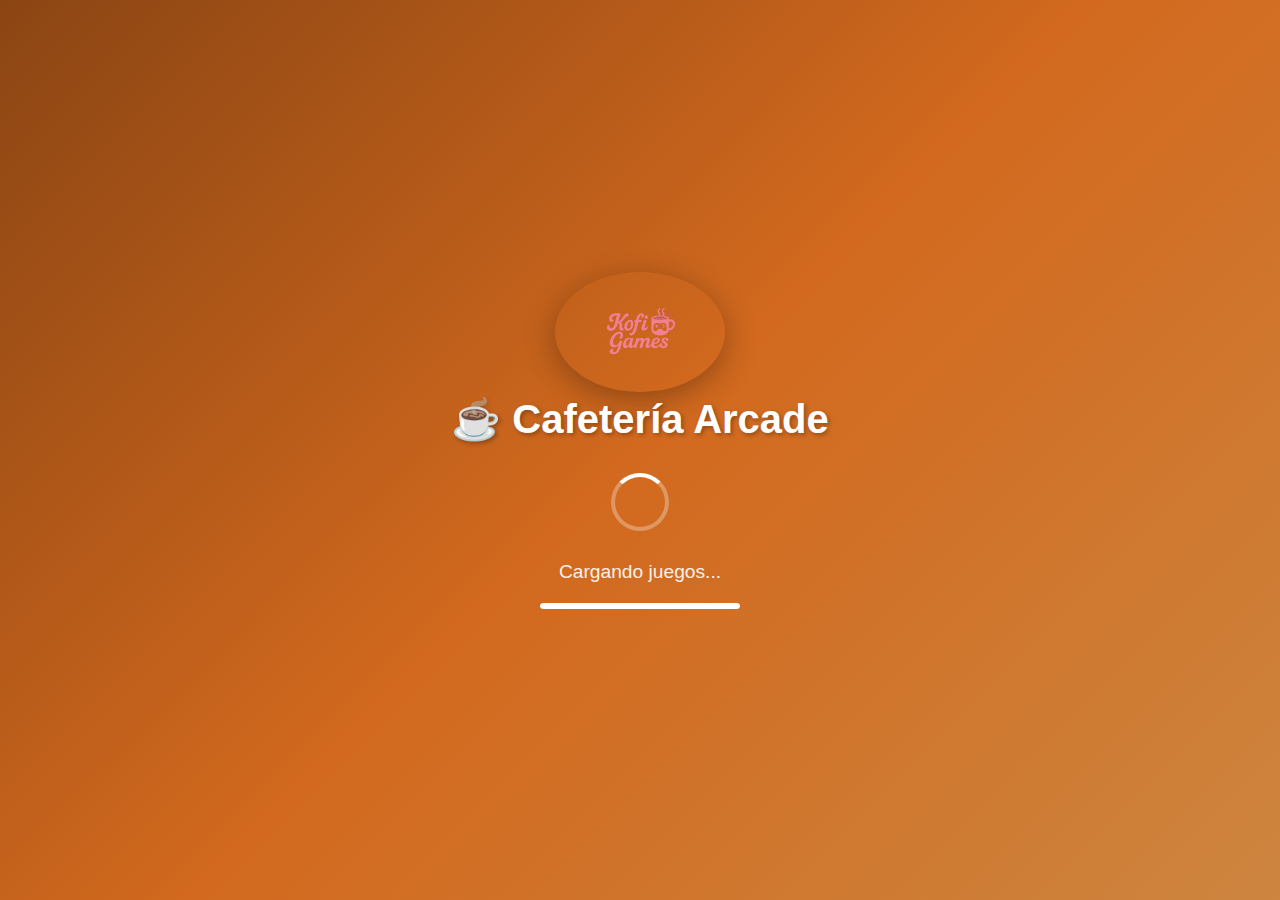
<file: index.html>
<!DOCTYPE html>
<html>
    <head>
        <meta charset="utf-8">
        <meta name="viewport" content="initial-scale=1, width=device-width, viewport-fit=cover">
        <meta name="color-scheme" content="light dark">
        <link rel="stylesheet" href="css/index.css">
        <title>Cafetería Arcade - Cargando...</title>
    </head>
    <body>
        <div class="loading-container">
            <div class="loading-content">
                <img src="img/logo-kofigames.png" alt="Logo" class="loading-logo">
                <h1 class="loading-title">☕ Cafetería Arcade</h1>
                <div class="loading-spinner">
                    <div class="spinner"></div>
                </div>
                <p class="loading-text">Cargando juegos...</p>
                <div class="loading-progress">
                    <div class="progress-bar"></div>
                </div>
            </div>
        </div>

        <script src="js/index.js"></script>
        <script src="js/lib.js"></script>
    </body>
</html>
</file>
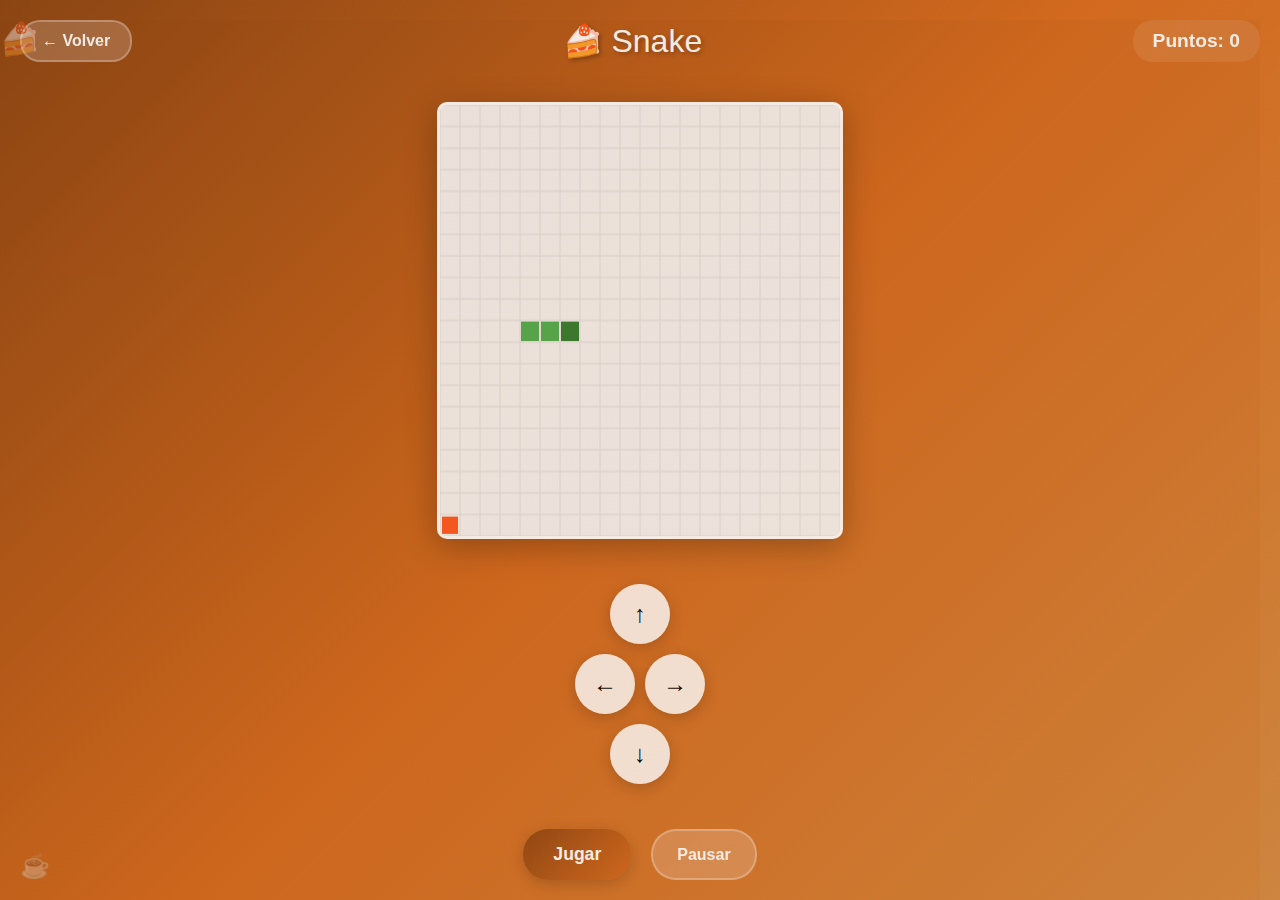
<file: snake/index.html>
<!DOCTYPE html>
<html lang="es">
<head>
    <meta charset="UTF-8">
    <meta name="viewport" content="width=device-width, initial-scale=1.0">
    <link rel="stylesheet" href="../css/index.css">
    <title>Snake - Cafetería Arcade</title>
</head>
<body>
    <div class="game-container">
        <header class="game-header">
            <button class="btn-back" onclick="window.location.href='../menu.html'">← Volver</button>
            <h1>🍰 Snake</h1>
            <div class="score">Puntos: <span id="score">0</span></div>
        </header>

        <div class="game-area">
            <canvas id="gameCanvas" width="400" height="400"></canvas>
        </div>

        <div class="game-controls">
            <div class="control-row">
                <button class="control-btn" onclick="changeDirection('up')">↑</button>
            </div>
            <div class="control-row">
                <button class="control-btn" onclick="changeDirection('left')">←</button>
                <button class="control-btn" onclick="changeDirection('right')">→</button>
            </div>
            <div class="control-row">
                <button class="control-btn" onclick="changeDirection('down')">↓</button>
            </div>
        </div>

        <div class="game-info">
            <button class="btn-primary" onclick="startGame()">Jugar</button>
            <button class="btn-secondary" onclick="pauseGame()">Pausar</button>
        </div>
    </div>

    <script src="../js/lib.js"></script>
    <script src="js/index.js"></script>
</body>
</html>
</file>
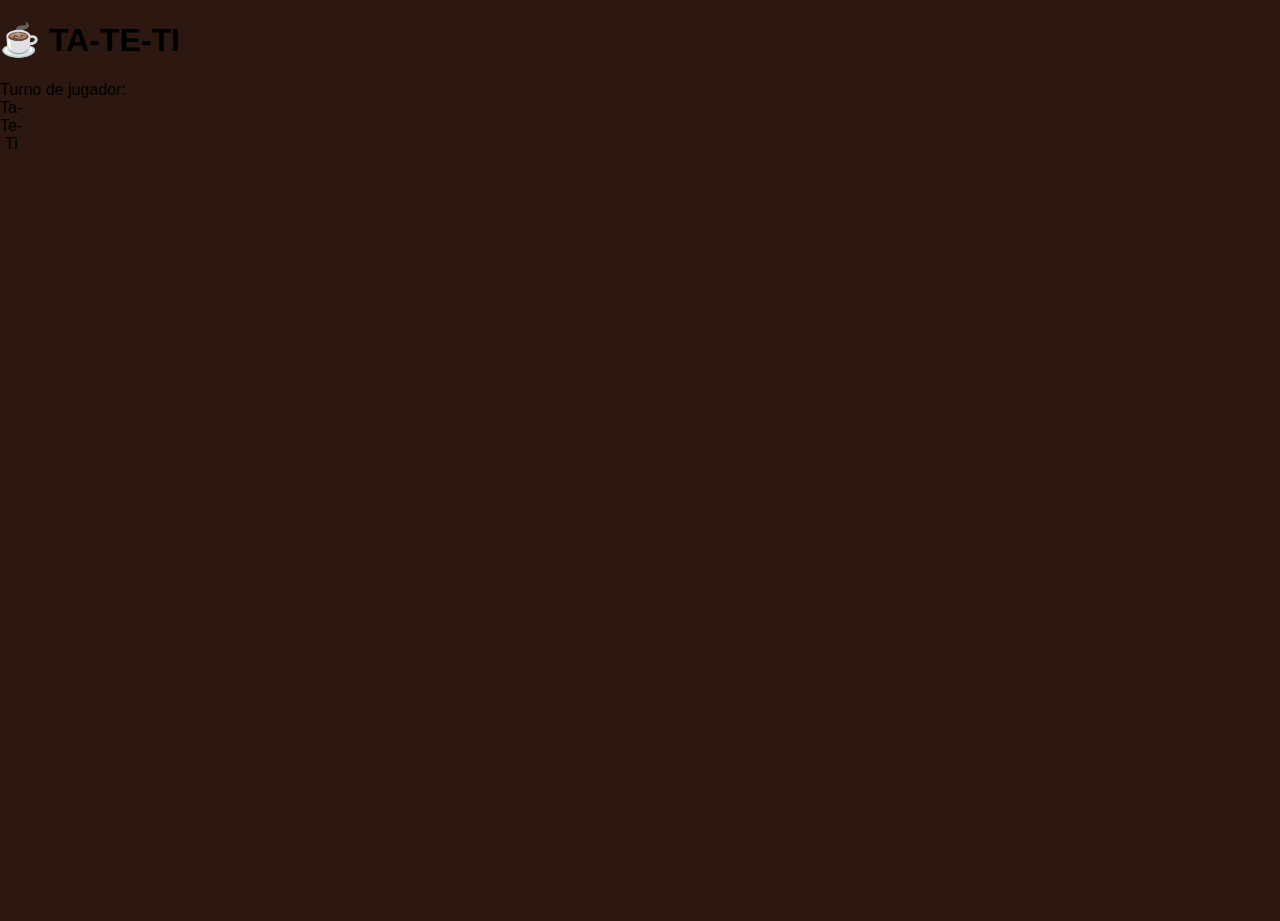
<file: ta-te-ti/index.html>
<!DOCTYPE html>
<html>
    <head>
        <meta charset="utf-8">
        <meta name="viewport" content="initial-scale=1, width=device-width, viewport-fit=cover">
        <meta name="color-scheme" content="light dark">
        <link rel="stylesheet" href="css/index.css">
        <title>Ta Te Ti - Cafetería Arcade</title>
    </head>
    <body>
        <div class="app">
            <h1>☕ TA-TE-TI</h1>
            <div id="juego-terminado" class="nodisp">
                <h2>Juego Terminado</h2>
                <div class="mensaje"><!-- mensaje si sale ganador o empate --></div>
                <button onclick="empezarJuego()">Jugar de nuevo</button>
            </div>
            <div id="main">
                <div>Turno de jugador: <span id="turnos"></span></div>
                <table id="ta-te-ti">
                    <caption>Ta-Te-Ti</caption>
                    <thead>
                        <tr>
                            <th colspan="3"></th>
                        </tr>
                    </thead>
                    <tbody>
                        <tr>
                            <td onclick="jugar(0,0)"></td>
                            <td onclick="jugar(0,1)"></td>
                            <td onclick="jugar(0,2)"></td>
                        </tr>
                        <tr>
                            <td onclick="jugar(1,0)"></td>
                            <td onclick="jugar(1,1)"></td>
                            <td onclick="jugar(1,2)"></td>
                        </tr>
                        <tr>
                            <td onclick="jugar(2,0)"></td>
                            <td onclick="jugar(2,1)"></td>
                            <td onclick="jugar(2,2)"></td>
                        </tr>
                    </tbody>
                </table>
            </div>
        </div>
        <script src="js/index.js"></script>
    </body>
</html>
</file>
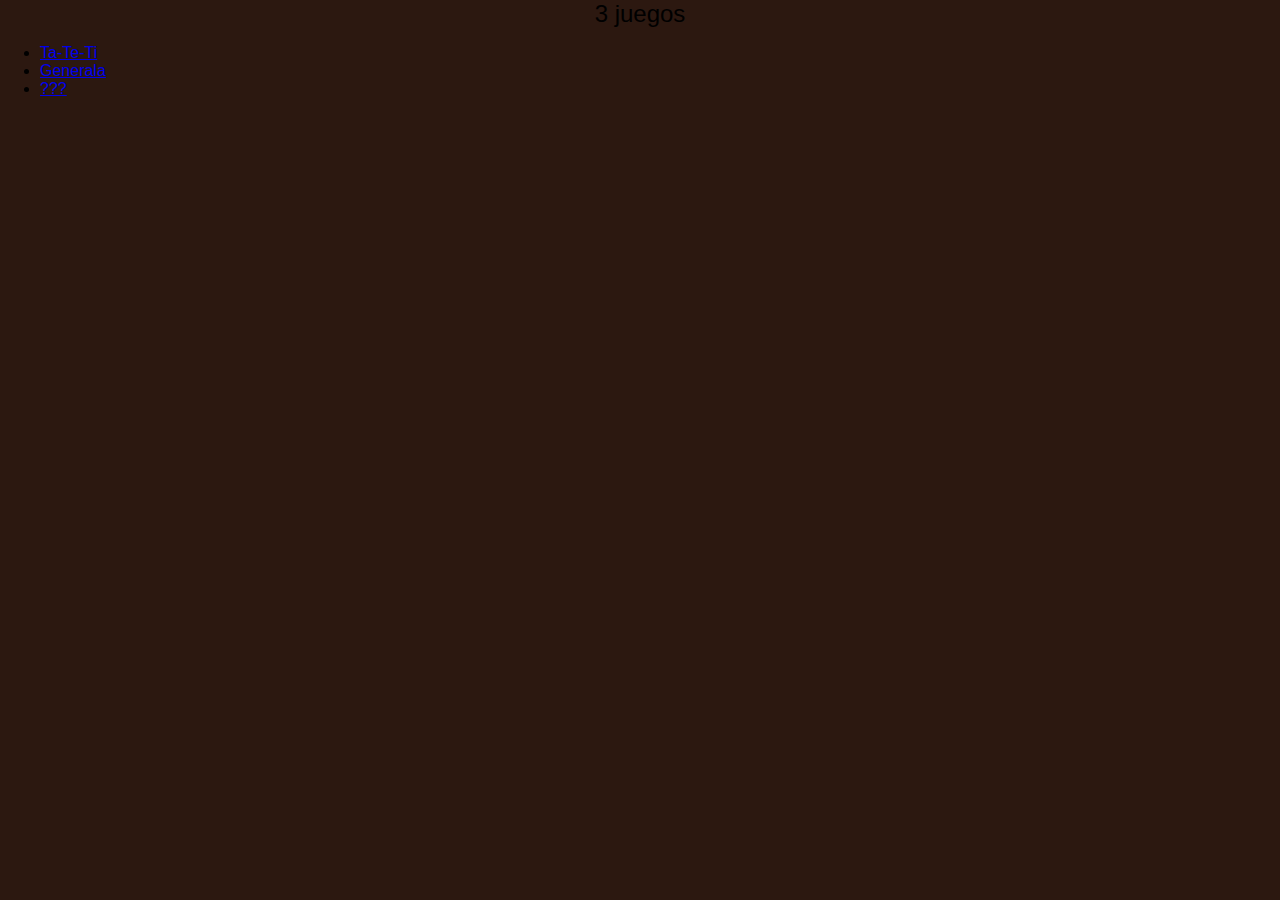
<file: menu.html>
<!DOCTYPE html>
<html lang="es">
<head>
    <meta charset="UTF-8">
    <meta name="viewport" content="width=device-width, initial-scale=1.0">
    <link rel="stylesheet" href="css/index.css">
    <title>3 juegos</title>
</head>
<body>
    <h1>3 juegos</h1>

    <ul>
        <li><a href="ta-te-ti/index.html">Ta-Te-Ti</a></li>
        <li><a href="generala/index.html">Generala</a></li>
        <li><a href="super-juego/index.html">???</a></li>
    </ul>

    <script src="js/lib.js"></script>
</body>
</html>
</file>
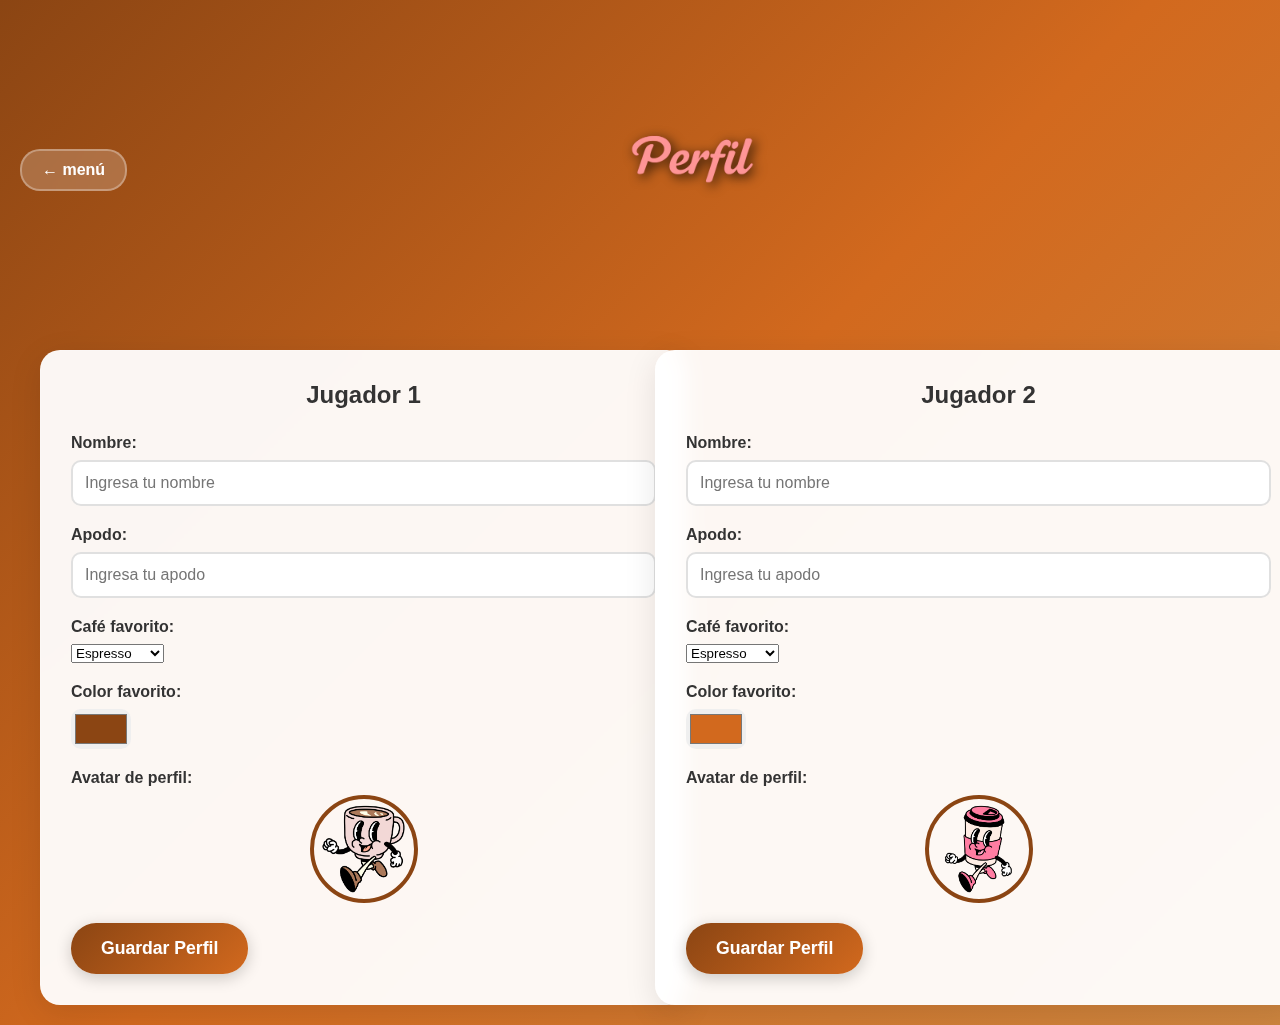
<file: perfil.html>
<!DOCTYPE html>
<html lang="es">
<head>
    <meta charset="UTF-8">
    <meta name="viewport" content="width=device-width, initial-scale=1.0">
    <link rel="stylesheet" href="css/index.css">
    <title>Perfil - kofigames</title>
</head>
<body>
    <div class="profile-container">
        <header class="profile-header">
            <div class="header-buttons">
                <button class="btn-back" onclick="window.location.href='menu.html'">← menú</button>
            </div>
            <img src="img/perfil.png" alt="Perfil Logo" class="game-logo">
            <div class="header-buttons"></div>
        </header>

        <div class="profiles-grid">
            <!-- Perfil Jugador 1 -->
            <div class="profile-form">
                <h2>Jugador 1</h2>
                <form id="form-jugador1">
                    <div class="form-group">
                        <label for="nombre1">Nombre:</label>
                        <input id="nombre1" type="text" placeholder="Ingresa tu nombre">
                    </div>
                    
                    <div class="form-group">
                        <label for="apodo1">Apodo:</label>
                        <input id="apodo1" type="text" placeholder="Ingresa tu apodo">
                    </div>
                    
                    <div class="form-group">
                        <label for="cafe1">Café favorito:</label>
                        <select id="cafe1" name="cafe1">
                            <option value="espresso">Espresso</option>
                            <option value="latte">Latte</option>
                            <option value="capuccino">Flat white</option>
                            <option value="americano">Americano</option>
                            <option value="mocca">Vainilla latte</option>
                        </select>
                    </div>
                    
                    <div class="form-group">
                        <label for="color1">Color favorito:</label>
                        <input id="color1" type="color" value="#8B4513">
                    </div>
                    
                    <div class="form-group">
                        <label for="foto1">Avatar de perfil:</label>
                        <div class="avatar-container">
                            <img id="foto1" src="img/avatar1.png" alt="Avatar seleccionado" class="avatar-selected" onclick="document.getElementById('avatar-options-1').style.display = (document.getElementById('avatar-options-1').style.display === 'flex' ? 'none' : 'flex')">
                            <div id="avatar-options-1" class="avatar-options" style="display:none;">
                                <img src="img/avatar1.png" alt="Avatar 1" class="avatar-option" onclick="seleccionarAvatar(1, 1)">
                                <img src="img/avatar2.png" alt="Avatar 2" class="avatar-option" onclick="seleccionarAvatar(1, 2)">
                                <img src="img/avatar3.png" alt="Avatar 3" class="avatar-option" onclick="seleccionarAvatar(1, 3)">
                                <img src="img/avatar4.png" alt="Avatar 4" class="avatar-option" onclick="seleccionarAvatar(1, 4)">
                            </div>
                        </div>
                    </div>
                    
                    <button type="button" class="btn-primary" onclick="guardarPerfil(1)">Guardar Perfil</button>
                </form>
            </div>

            <!-- Perfil Jugador 2 -->
            <div class="profile-form">
                <h2>Jugador 2</h2>
                <form id="form-jugador2">
                    <div class="form-group">
                        <label for="nombre2">Nombre:</label>
                        <input id="nombre2" type="text" placeholder="Ingresa tu nombre">
                    </div>
                    
                    <div class="form-group">
                        <label for="apodo2">Apodo:</label>
                        <input id="apodo2" type="text" placeholder="Ingresa tu apodo">
                    </div>
                    
                    <div class="form-group">
                        <label for="cafe2">Café favorito:</label>
                        <select id="cafe2" name="cafe2">
                            <option value="espresso">Espresso</option>
                            <option value="latte">Latte</option>
                            <option value="flatwhite">Flat white</option>
                            <option value="americano">Americano</option>
                            <option value="vainillalatte">Vainilla latte</option>
                        </select>
                    </div>
                    
                    <div class="form-group">
                        <label for="color2">Color favorito:</label>
                        <input id="color2" type="color" value="#D2691E">
                    </div>
                    
                    <div class="form-group">
                        <label for="foto2">Avatar de perfil:</label>
                        <div class="avatar-container">
                            <img id="foto2" src="img/avatar2.png" alt="Avatar seleccionado" class="avatar-selected" onclick="document.getElementById('avatar-options-2').style.display = (document.getElementById('avatar-options-2').style.display === 'flex' ? 'none' : 'flex')">
                            <div id="avatar-options-2" class="avatar-options" style="display:none;">
                                <img src="img/avatar1.png" alt="Avatar 1" class="avatar-option" onclick="seleccionarAvatar(2, 1)">
                                <img src="img/avatar2.png" alt="Avatar 2" class="avatar-option" onclick="seleccionarAvatar(2, 2)">
                                <img src="img/avatar3.png" alt="Avatar 3" class="avatar-option" onclick="seleccionarAvatar(2, 3)">
                                <img src="img/avatar4.png" alt="Avatar 4" class="avatar-option" onclick="seleccionarAvatar(2, 4)">
                            </div>
                        </div>
                    </div>
                    
                    <button type="button" class="btn-primary" onclick="guardarPerfil(2)">Guardar Perfil</button>
                </form>
            </div>
        </div>
    </div>
    
    <script src="js/lib.js"></script>
    <script src="js/perfil.js"></script>
</body>
</html>
</file>
<file: css/index.css>
body {
    -webkit-touch-callout: none;
    -webkit-text-size-adjust: none;
    background: #2c1810;
    font-family: 'Segoe UI', Tahoma, Geneva, Verdana, sans-serif;
    font-size: 16px;
    height: 100vh;
    margin: 0px;
    padding: 0px;
    padding: env(safe-area-inset-top, 0px) env(safe-area-inset-right, 0px) env(safe-area-inset-bottom, 0px) env(safe-area-inset-left, 0px);
    width: 100%;
    overflow-x: hidden;
}

/* Menu Principal */
.menu-container {
    min-height: 100vh;
    display: flex;
    flex-direction: column;
    padding: 20px;
    box-sizing: border-box;
    position: relative;
    overflow: hidden;
}

.menu-container::before {
    content: '';
    position: absolute;
    top: 0;
    left: 0;
    right: 0;
    bottom: 0;
    background-image: url('../img/fondocafe.jpg');
    background-size: cover;
    background-position: center;
    background-repeat: no-repeat;
    filter: blur(6px) brightness(0.5);
    opacity: 0.8;
    z-index: -1;
}

.menu-header {
    text-align: center;
    color: white;
}

.logo {
    height: 350px;
    margin-top: -40px;
    filter: drop-shadow(0 8px 32px rgba(0,0,0,0.4));
    transition: all 0.3s ease;
}

.logo:hover {
    transform: scale(1.05);
    filter: drop-shadow(0 12px 40px rgba(0,0,0,0.5));
}

.menu-title {
    font-size: 2.5rem;
    font-weight: bold;
    margin: 0 0 10px 0;
    text-shadow: 2px 2px 4px rgba(0,0,0,0.3);
}

.menu-subtitle {
    font-size: 1.4rem;
    margin: -90px 0 30px 0;
    opacity: 0.95;
    font-weight: 500;
    text-shadow: 1px 1px 3px rgba(0,0,0,0.3);
}

.player-info {
    background: rgba(255,255,255,0.1);
    padding: 15px;
    border-radius: 15px;
    backdrop-filter: blur(10px);
    margin-top: 20px;
}

.player-info p {
    margin: 5px 0;
    font-size: 1rem;
}

.menu-buttons {
    position: fixed;
    top: 20px;
    right: 20px;
    display: flex;
    gap: 10px;
    z-index: 100;
}

.games-grid {
    display: grid;
    grid-template-columns: repeat(auto-fit, minmax(280px, 1fr));
    gap: 20px;
    margin-bottom: 40px;
    flex: 1;
}

.game-card {
    background: rgba(255,255,255,0.95);
    border-radius: 20px;
    padding: 0;
    text-align: center;
    cursor: pointer;
    transition: all 0.3s ease;
    box-shadow: 0 8px 32px rgba(0,0,0,0.1);
    backdrop-filter: blur(10px);
    border: 1px solid rgba(255,255,255,0.2);
    position: relative;
    overflow: hidden;
    min-height: 200px;
    display: flex;
    align-items: center;
    justify-content: center;
}

/* Eliminado el pseudo-elemento ::before de game-card */

.game-card:hover {
    transform: translateY(-10px) scale(1.02);
    box-shadow: 0 20px 40px rgba(0,0,0,0.3);
}

.game-card:hover .card-background {
    filter: blur(5px) brightness(0.8);
}

.game-card:hover .card-overlay {
    transform: scale(1.05);
}

.game-card:hover .game-logo {
    transform: scale(1.1);
    filter: drop-shadow(4px 4px 8px rgba(0,0,0,0.9));
}

/* Estilos eliminados para game-icon ya que ahora usamos previsualizaciones */

.card-background {
    position: absolute;
    top: 0;
    left: 0;
    right: 0;
    bottom: 0;
    background-size: cover;
    background-position: center;
    background-repeat: no-repeat;
    filter: blur(8px) brightness(0.7);
    z-index: 1;
}

.card-overlay {
    position: relative;
    z-index: 2;
    padding: 20px;
    border-radius: 15px;
}

.game-logo {
    width: 400px !important;
    height: 300px !important;
    object-fit: contain;
    filter: drop-shadow(3px 3px 6px rgba(0,0,0,0.8));
    transition: all 0.3s ease;
}

.snake-logo-text {
    font-size: 4rem;
    font-weight: bold;
    color: #2c1810;
    text-shadow: 3px 3px 6px rgba(0,0,0,0.3);
    transition: all 0.3s ease;
    display: flex;
    flex-direction: column;
    align-items: center;
    gap: 10px;
}

.snake-logo-text::before {
    content: "🐍";
    font-size: 6rem;
    filter: drop-shadow(2px 2px 4px rgba(0,0,0,0.5));
}

/* Fondos específicos para cada juego */
.tateti-bg {
    background-image: 
        radial-gradient(circle at 30% 30%, rgba(139, 69, 19, 0.3) 0%, transparent 50%),
        radial-gradient(circle at 70% 70%, rgba(210, 105, 30, 0.3) 0%, transparent 50%),
        linear-gradient(45deg, 
            rgba(139, 69, 19, 0.2) 0%, 
            rgba(210, 105, 30, 0.2) 25%, 
            rgba(205, 133, 63, 0.2) 50%, 
            rgba(139, 69, 19, 0.2) 75%, 
            rgba(210, 105, 30, 0.2) 100%);
}

.generala-bg {
    background-image: 
        radial-gradient(circle at 20% 20%, rgba(139, 69, 19, 0.4) 0%, transparent 40%),
        radial-gradient(circle at 80% 80%, rgba(210, 105, 30, 0.4) 0%, transparent 40%),
        linear-gradient(135deg, 
            rgba(139, 69, 19, 0.3) 0%, 
            rgba(210, 105, 30, 0.3) 33%, 
            rgba(205, 133, 63, 0.3) 66%, 
            rgba(139, 69, 19, 0.3) 100%);
}

.snake-bg {
    background-image: 
        radial-gradient(circle at 40% 40%, rgba(34, 139, 34, 0.3) 0%, transparent 50%),
        radial-gradient(circle at 60% 60%, rgba(139, 69, 19, 0.3) 0%, transparent 50%),
        linear-gradient(90deg, 
            rgba(34, 139, 34, 0.2) 0%, 
            rgba(139, 69, 19, 0.2) 50%, 
            rgba(210, 105, 30, 0.2) 100%);
}

/* Estilos de previsualización eliminados - ahora usamos fondos visuales */

.game-card p {
    color: #666;
    margin: 0 0 15px 0;
    font-size: 1rem;
}

.menu-footer {
    display: flex;
    gap: 15px;
    justify-content: center;
    flex-wrap: wrap;
}

.btn-secondary {
    background: rgba(255,255,255,0.2);
    color: white;
    border: 2px solid rgba(255,255,255,0.3);
    padding: 12px 24px;
    border-radius: 25px;
    cursor: pointer;
    font-size: 1rem;
    font-weight: bold;
    transition: all 0.3s ease;
    backdrop-filter: blur(10px);
}

.btn-secondary:hover {
    background: rgba(255,255,255,0.3);
    border-color: rgba(255,255,255,0.5);
    transform: scale(1.05);
}

/* Pantalla de Carga */
.loading-container {
    min-height: 100vh;
    display: flex;
    align-items: center;
    justify-content: center;
    background: linear-gradient(135deg, #8B4513 0%, #D2691E 50%, #CD853F 100%);
}

.loading-content {
    text-align: center;
    color: white;
    padding: 40px;
}

.loading-logo {
    height: 120px;
    border-radius: 50%;
    box-shadow: 0 8px 32px rgba(0,0,0,0.3);
    animation: pulse 2s infinite;
}

.loading-title {
    font-size: 2.5rem;
    font-weight: bold;
    margin: 0 0 30px 0;
    text-shadow: 2px 2px 4px rgba(0,0,0,0.3);
}

.loading-spinner {
    margin: 30px 0;
}

.spinner {
    width: 50px;
    height: 50px;
    border: 4px solid rgba(255,255,255,0.3);
    border-top: 4px solid white;
    border-radius: 50%;
    animation: spin 1s linear infinite;
    margin: 0 auto;
}

.loading-text {
    font-size: 1.2rem;
    margin: 20px 0;
    opacity: 0.9;
}

.loading-progress {
    width: 200px;
    height: 6px;
    background: rgba(255,255,255,0.3);
    border-radius: 3px;
    margin: 20px auto;
    overflow: hidden;
}

.progress-bar {
    height: 100%;
    background: white;
    border-radius: 3px;
    animation: progress 3s ease-in-out infinite;
}

@keyframes pulse {
    0% { transform: scale(1); }
    50% { transform: scale(1.05); }
    100% { transform: scale(1); }
}

@keyframes spin {
    0% { transform: rotate(0deg); }
    100% { transform: rotate(360deg); }
}

@keyframes progress {
    0% { width: 0%; }
    50% { width: 70%; }
    100% { width: 100%; }
}

/* Responsive */
@media (max-width: 768px) {
    .menu-container {
        padding: 15px;
    }
    
    .menu-buttons {
        top: 15px;
        right: 15px;
        gap: 8px;
    }
    
    .menu-buttons .btn-secondary {
        padding: 8px 16px;
        font-size: 0.9rem;
    }
    
    .menu-title {
        font-size: 2rem;
    }
    
    .games-grid {
        grid-template-columns: 1fr;
        gap: 15px;
    }
    
    .game-card {
        padding: 20px;
    }
    
    .game-logo {
        width: 250px !important;
        height: 180px !important;
    }
    
    .snake-logo-text {
        font-size: 2.5rem;
    }
    
    .snake-logo-text::before {
        font-size: 4rem;
    }
    
    .game-card {
        min-height: 150px;
    }
    
    .card-overlay {
        padding: 15px;
    }
    
    .menu-footer {
        flex-direction: column;
        align-items: center;
    }
    
    .loading-title {
        font-size: 2rem;
    }
    
    .loading-logo {
        width: 100px;
        height: 100px;
    }
}

/* Estilos para juegos */
.game-container {
    min-height: 100vh;
    display: flex;
    flex-direction: column;
    padding: 20px;
    box-sizing: border-box;
    background: linear-gradient(135deg, #8B4513 0%, #D2691E 50%, #CD853F 100%);
    position: relative;
    overflow: hidden;
}

.game-container::before {
    content: '';
    position: absolute;
    top: 0;
    left: 0;
    right: 0;
    bottom: 0;
    background: linear-gradient(135deg, rgba(139, 69, 19, 0.3), rgba(210, 105, 30, 0.3));
    z-index: -1;
}

.game-container .overlay {
    content: '';
    position: absolute;
    top: 0;
    left: 0;
    right: 0;
    bottom: 0;
    background: linear-gradient(135deg, rgba(139, 69, 19, 0.1), rgba(210, 105, 30, 0.1));
    z-index: -1;
}

.game-header {
    display: flex;
    justify-content: space-between;
    align-items: center;
    margin-bottom: 20px;
    color: white;
}

.btn-back {
    background: rgba(255,255,255,0.2);
    color: white;
    border: 2px solid rgba(255,255,255,0.3);
    padding: 10px 20px;
    border-radius: 20px;
    cursor: pointer;
    font-size: 1rem;
    font-weight: bold;
    transition: all 0.3s ease;
    backdrop-filter: blur(10px);
}

.btn-back:hover {
    background: rgba(255,255,255,0.3);
    transform: scale(1.05);
}

.game-header h1 {
    font-size: 2rem;
    margin: 0;
    text-shadow: 2px 2px 4px rgba(0,0,0,0.3);
}

.score {
    background: rgba(255,255,255,0.1);
    padding: 10px 20px;
    border-radius: 20px;
    font-size: 1.2rem;
    font-weight: bold;
    backdrop-filter: blur(10px);
}

.game-area {
    display: flex;
    justify-content: center;
    margin: 20px 0;
    flex: 1;
}

#gameCanvas {
    border: 3px solid white;
    border-radius: 10px;
    box-shadow: 0 8px 32px rgba(0,0,0,0.3);
    background: white;
}

.game-controls {
    display: flex;
    flex-direction: column;
    align-items: center;
    margin: 20px 0;
}

.control-row {
    display: flex;
    gap: 10px;
    margin: 5px 0;
}

.control-btn {
    width: 60px;
    height: 60px;
    background: rgba(255,255,255,0.9);
    border: none;
    border-radius: 50%;
    font-size: 1.5rem;
    cursor: pointer;
    transition: all 0.3s ease;
    box-shadow: 0 4px 16px rgba(0,0,0,0.2);
}

.control-btn:hover {
    background: white;
    transform: scale(1.1);
    box-shadow: 0 6px 20px rgba(0,0,0,0.3);
}

.game-info {
    display: flex;
    justify-content: center;
    gap: 20px;
    margin-top: 20px;
}

.btn-primary {
    background: linear-gradient(135deg, #8B4513, #D2691E);
    color: white;
    border: none;
    padding: 15px 30px;
    border-radius: 25px;
    cursor: pointer;
    font-size: 1.1rem;
    font-weight: bold;
    transition: all 0.3s ease;
    box-shadow: 0 4px 16px rgba(0,0,0,0.2);
}

.btn-primary:hover {
    background: linear-gradient(135deg, #A0522D, #CD853F);
    transform: scale(1.05);
    box-shadow: 0 6px 20px rgba(0,0,0,0.3);
}

/* Responsive para juegos */
@media (max-width: 768px) {
    .game-container {
        padding: 15px;
    }
    
    .game-header {
        flex-direction: column;
        gap: 15px;
        text-align: center;
    }
    
    .game-header h1 {
        font-size: 1.5rem;
    }
    
    #gameCanvas {
        width: 300px;
        height: 300px;
    }
    
    .control-btn {
        width: 50px;
        height: 50px;
        font-size: 1.2rem;
    }
    
    .game-info {
        flex-direction: column;
        align-items: center;
    }
}

/* Estilos para perfil */
.profile-container {
    min-height: 100vh;
    display: flex;
    flex-direction: column;
    padding: 20px;
    box-sizing: border-box;
    background: linear-gradient(135deg, #8B4513 0%, #D2691E 50%, #CD853F 100%);
    position: relative;
    overflow: hidden;
}

.profile-container::before {
    content: '';
    position: absolute;
    top: 0;
    left: 0;
    right: 0;
    bottom: 0;
    background: linear-gradient(135deg, rgba(139, 69, 19, 0.3), rgba(210, 105, 30, 0.3));
    z-index: -1;
}

.profile-header {
    display: flex;
    justify-content: space-between;
    align-items: center;
    margin-bottom: 30px;
    color: white;
}

.profile-header h1 {
    font-size: 2rem;
    margin: 0;
    text-shadow: 2px 2px 4px rgba(0,0,0,0.3);
}

.profiles-grid {
    display: grid;
    grid-template-columns: 1fr 1fr;
    gap: 30px;
    max-width: 1200px;
    margin: 0 auto;
    width: 100%;
}

.profile-form {
    background: rgba(255,255,255,0.95);
    border-radius: 20px;
    padding: 30px;
    box-shadow: 0 8px 32px rgba(0,0,0,0.1);
    backdrop-filter: blur(10px);
    border: 1px solid rgba(255,255,255,0.2);
    width: 100%;
}

.profile-form h2 {
    text-align: center;
    margin: 0 0 25px 0;
    color: #333;
    font-size: 1.5rem;
    font-weight: bold;
}

.form-group {
    margin-bottom: 20px;
}

.form-group label {
    display: block;
    margin-bottom: 8px;
    font-weight: bold;
    color: #333;
    font-size: 1rem;
}

.form-group input[type="text"] {
    width: 100%;
    padding: 12px;
    border: 2px solid #e0e0e0;
    border-radius: 10px;
    font-size: 1rem;
    transition: border-color 0.3s ease;
    box-sizing: border-box;
}

.form-group input[type="text"]:focus {
    outline: none;
    border-color: #8B4513;
}

.form-group input[type="color"] {
    width: 60px;
    height: 40px;
    border: none;
    border-radius: 10px;
    cursor: pointer;
}

.avatar-container {
    display: flex;
    flex-direction: column;
    gap: 15px;
    align-items: center;
}

.avatar-selected {
    width: 100px;
    height: 100px;
    border-radius: 50%;
    border: 4px solid #8B4513;
    cursor: pointer;
    transition: all 0.3s ease;
    object-fit: cover;
    position: relative;
}

.avatar-selected::after {
    content: '✏️';
    position: absolute;
    bottom: -5px;
    right: -5px;
    background: #8B4513;
    color: white;
    border-radius: 50%;
    width: 25px;
    height: 25px;
    display: flex;
    align-items: center;
    justify-content: center;
    font-size: 12px;
    opacity: 0;
    transition: opacity 0.3s ease;
}

.avatar-selected:hover::after {
    opacity: 1;
}

.avatar-selected:hover {
    border-color: #D2691E;
    transform: scale(1.05);
}

.avatar-options {
    display: grid;
    grid-template-columns: repeat(2, 1fr);
    gap: 10px;
    max-width: 200px;
    animation: slideDown 0.3s ease;
}

@keyframes slideDown {
    from {
        opacity: 0;
        transform: translateY(-10px);
    }
    to {
        opacity: 1;
        transform: translateY(0);
    }
}

.avatar-option {
    width: 60px;
    height: 60px;
    border-radius: 50%;
    border: 3px solid #e0e0e0;
    cursor: pointer;
    transition: all 0.3s ease;
    object-fit: cover;
}

.avatar-option:hover {
    border-color: #8B4513;
    transform: scale(1.1);
}

.avatar-option.selected {
    border-color: #8B4513;
    box-shadow: 0 0 10px rgba(139, 69, 19, 0.5);
}

.photo-container {
    display: flex;
    align-items: center;
    gap: 15px;
}

.photo-container img {
    width: 80px;
    height: 80px;
    border-radius: 50%;
    border: 3px solid #e0e0e0;
    cursor: pointer;
    transition: all 0.3s ease;
}

.photo-container img:hover {
    border-color: #8B4513;
    transform: scale(1.05);
}

.btn-photo {
    background: linear-gradient(135deg, #8B4513, #D2691E);
    color: white;
    border: none;
    padding: 10px 20px;
    border-radius: 20px;
    cursor: pointer;
    font-size: 0.9rem;
    font-weight: bold;
    transition: all 0.3s ease;
}

.btn-photo:hover {
    background: linear-gradient(135deg, #A0522D, #CD853F);
    transform: scale(1.05);
}

/* Responsive para perfil */
@media (max-width: 768px) {
    .profile-container {
        padding: 15px;
    }
    
    .profile-header {
        flex-direction: column;
        gap: 15px;
        text-align: center;
    }
    
    .profile-header h1 {
        font-size: 1.5rem;
    }
    
    .profiles-grid {
        grid-template-columns: 1fr;
        gap: 20px;
    }
    
    .profile-form {
        padding: 20px;
    }
    
    .avatar-container {
        gap: 10px;
    }
    
    .avatar-selected {
        width: 80px;
        height: 80px;
    }
    
    .avatar-options {
        grid-template-columns: repeat(2, 1fr);
        gap: 8px;
        max-width: 160px;
    }
    
    .avatar-option {
        width: 50px;
        height: 50px;
    }
    
    .photo-container {
        flex-direction: column;
        text-align: center;
    }
}

/* Estilos para Generala */
.generala-game {
    display: flex;
    flex-direction: column;
    gap: 20px;
    flex: 1;
}

.dice-section {
    background: rgba(255,255,255,0.95);
    border-radius: 20px;
    padding: 20px;
    text-align: center;
    box-shadow: 0 8px 32px rgba(0,0,0,0.1);
    backdrop-filter: blur(10px);
    border: 1px solid rgba(255,255,255,0.2);
}

.dice-section h3 {
    margin: 0 0 20px 0;
    color: #333;
    font-size: 1.5rem;
}

.dice-container {
    display: flex;
    justify-content: center;
    gap: 15px;
    margin-bottom: 20px;
    flex-wrap: wrap;
}

.dice {
    width: 60px;
    height: 60px;
    background: white;
    border: 3px solid #8B4513;
    border-radius: 10px;
    display: flex;
    align-items: center;
    justify-content: center;
    font-size: 1.5rem;
    font-weight: bold;
    color: #333;
    cursor: pointer;
    transition: all 0.3s ease;
    box-shadow: 0 4px 16px rgba(0,0,0,0.2);
}

.dice:hover {
    transform: scale(1.1);
    box-shadow: 0 6px 20px rgba(0,0,0,0.3);
}

.dice.bloqueado {
    background: #8B4513;
    color: white;
    border-color: #A0522D;
}

.dice-controls {
    display: flex;
    justify-content: center;
    gap: 15px;
    margin-bottom: 15px;
}

.tiros-info {
    font-size: 1.1rem;
    font-weight: bold;
    color: #666;
}

.scoreboard-section {
    background: rgba(255,255,255,0.95);
    border-radius: 20px;
    padding: 20px;
    box-shadow: 0 8px 32px rgba(0,0,0,0.1);
    backdrop-filter: blur(10px);
    border: 1px solid rgba(255,255,255,0.2);
}

.scoreboard-section h3 {
    margin: 0 0 20px 0;
    color: #333;
    font-size: 1.5rem;
    text-align: center;
}

.scoreboard {
    display: grid;
    grid-template-columns: 1fr 1fr;
    gap: 20px;
}

.player-column {
    border: 2px solid #e0e0e0;
    border-radius: 15px;
    padding: 15px;
    background: #f9f9f9;
}

.player-column h4 {
    text-align: center;
    margin: 0 0 15px 0;
    color: #333;
    font-size: 1.2rem;
    padding: 10px;
    background: linear-gradient(135deg, #8B4513, #D2691E);
    color: white;
    border-radius: 10px;
}

.score-row {
    display: flex;
    justify-content: space-between;
    padding: 8px 12px;
    margin: 5px 0;
    border-radius: 8px;
    cursor: pointer;
    transition: all 0.3s ease;
    border: 1px solid transparent;
}

.score-row:hover {
    background: rgba(139, 69, 19, 0.1);
    border-color: #8B4513;
}

.score-row.completado {
    background: #4CAF50;
    color: white;
    font-weight: bold;
}

.score-row.subtotal {
    background: #FF9800;
    color: white;
    font-weight: bold;
    cursor: default;
}

.score-row.bonus {
    background: #9C27B0;
    color: white;
    font-weight: bold;
    cursor: default;
}

.score-row.total {
    background: #2196F3;
    color: white;
    font-weight: bold;
    font-size: 1.1rem;
    cursor: default;
}

/* Responsive para Generala */
@media (max-width: 768px) {
    .generala-game {
        gap: 15px;
    }
    
    .dice-container {
        gap: 10px;
    }
    
    .dice {
        width: 50px;
        height: 50px;
        font-size: 1.2rem;
    }
    
    .dice-controls {
        flex-direction: column;
        align-items: center;
    }
    
    .scoreboard {
        grid-template-columns: 1fr;
        gap: 15px;
    }
    
    .player-column {
        padding: 10px;
    }
    
    .score-row {
        padding: 6px 10px;
        font-size: 0.9rem;
    }
}

/* Estilos específicos para Ta-Te-Ti */
.tateti-main {
    display: flex;
    flex-direction: column;
    align-items: center;
    gap: 30px;
    padding: 20px;
}

.turno-info {
    font-size: 1.4rem;
    font-weight: bold;
    color: white;
    text-shadow: 2px 2px 4px rgba(0,0,0,0.5);
    background: linear-gradient(135deg, rgba(139, 69, 19, 0.9), rgba(210, 105, 30, 0.9));
    padding: 20px 35px;
    border-radius: 30px;
    backdrop-filter: blur(15px);
    border: 2px solid rgba(255,255,255,0.3);
    box-shadow: 0 8px 32px rgba(0,0,0,0.3);
    position: relative;
    overflow: hidden;
}

.turno-info::before {
    content: '';
    position: absolute;
    top: 0;
    left: -100%;
    width: 100%;
    height: 100%;
    background: linear-gradient(90deg, transparent, rgba(255,255,255,0.2), transparent);
    animation: shine 2s infinite;
}

@keyframes shine {
    0% { left: -100%; }
    100% { left: 100%; }
}

.tateti-table {
    border-collapse: collapse;
    background: rgba(255,255,255,0.98);
    border-radius: 20px;
    overflow: hidden;
    box-shadow: 0 15px 40px rgba(0,0,0,0.4);
    backdrop-filter: blur(15px);
    border: 3px solid rgba(139, 69, 19, 0.3);
    position: relative;
}

.tateti-table::before {
    content: '';
    position: absolute;
    top: -2px;
    left: -2px;
    right: -2px;
    bottom: -2px;
    background: linear-gradient(45deg, #8B4513, #D2691E, #CD853F, #8B4513);
    border-radius: 20px;
    z-index: -1;
    animation: borderGlow 3s ease-in-out infinite;
}

@keyframes borderGlow {
    0%, 100% { opacity: 0.5; }
    50% { opacity: 1; }
}

.tateti-table caption {
    background: linear-gradient(135deg, #8B4513, #D2691E);
    color: white;
    padding: 20px;
    font-size: 1.3rem;
    font-weight: bold;
    text-shadow: 1px 1px 2px rgba(0,0,0,0.3);
    position: relative;
}

.tateti-table caption::after {
    content: '☕ vs 🍰';
    display: block;
    font-size: 0.9rem;
    opacity: 0.8;
    margin-top: 5px;
}

.tateti-table td {
    width: 110px;
    height: 110px;
    border: 3px solid #8B4513;
    text-align: center;
    vertical-align: middle;
    font-size: 3rem;
    cursor: pointer;
    transition: all 0.4s cubic-bezier(0.175, 0.885, 0.32, 1.275);
    background: linear-gradient(135deg, #fff, #f8f8f8);
    position: relative;
    overflow: hidden;
}

.tateti-table td:hover {
    background: linear-gradient(135deg, rgba(139, 69, 19, 0.1), rgba(210, 105, 30, 0.1));
    transform: scale(1.1);
    box-shadow: 0 8px 25px rgba(139, 69, 19, 0.3);
    border-color: #D2691E;
}

.tateti-table td:active {
    transform: scale(0.95);
    transition: all 0.1s ease;
}

.tateti-table td::before {
    content: '';
    position: absolute;
    top: 50%;
    left: 50%;
    width: 0;
    height: 0;
    background: radial-gradient(circle, rgba(139, 69, 19, 0.2), transparent);
    border-radius: 50%;
    transform: translate(-50%, -50%);
    transition: all 0.3s ease;
}

.tateti-table td:hover::before {
    width: 100%;
    height: 100%;
}

.tateti-table td:empty::before {
    content: '';
    display: block;
    width: 100%;
    height: 100%;
}

.game-over {
    background: linear-gradient(135deg, rgba(255,255,255,0.98), rgba(255,255,255,0.95));
    border-radius: 25px;
    padding: 40px;
    text-align: center;
    box-shadow: 0 15px 40px rgba(0,0,0,0.4);
    backdrop-filter: blur(20px);
    border: 2px solid rgba(139, 69, 19, 0.3);
    max-width: 450px;
    margin: 0 auto;
    position: relative;
    overflow: hidden;
}

.game-over::before {
    content: '';
    position: absolute;
    top: 0;
    left: 0;
    right: 0;
    height: 4px;
    background: linear-gradient(90deg, #8B4513, #D2691E, #CD853F, #8B4513);
    animation: borderFlow 2s linear infinite;
}

@keyframes borderFlow {
    0% { transform: translateX(-100%); }
    100% { transform: translateX(100%); }
}

@keyframes confetiFall {
    0% {
        transform: translateY(-50px) rotate(0deg);
        opacity: 1;
    }
    100% {
        transform: translateY(100vh) rotate(360deg);
        opacity: 0;
    }
}

.game-over h2 {
    color: #8B4513;
    margin: 0 0 25px 0;
    font-size: 2rem;
    font-weight: bold;
    text-shadow: 1px 1px 2px rgba(0,0,0,0.1);
}

.game-over .mensaje {
    font-size: 1.8rem;
    font-weight: bold;
    margin: 25px 0;
    color: #333;
    padding: 15px;
    background: linear-gradient(135deg, rgba(139, 69, 19, 0.1), rgba(210, 105, 30, 0.1));
    border-radius: 15px;
    border: 1px solid rgba(139, 69, 19, 0.2);
}

.nodisp {
    display: none !important;
}

/* Responsive para Ta-Te-Ti */
@media (max-width: 768px) {
    .tateti-table td {
        width: 80px;
        height: 80px;
        font-size: 2rem;
    }
    
    .turno-info {
        font-size: 1.1rem;
        padding: 12px 20px;
    }
    
    .game-over {
        padding: 20px;
        margin: 10px;
    }
    
    .game-over h2 {
        font-size: 1.5rem;
    }
    
    .game-over .mensaje {
        font-size: 1.2rem;
    }
}

/* Estilos existentes para compatibilidad */
.app {
    position: absolute;
    left: 50%;
    top: 50%;
    height: 50px;
    width: 225px;
    text-align: center;
    padding: 180px 0px 0px 0px;
    margin: -115px 0px 0px -112px;
}

@media screen and (min-aspect-ratio: 1/1) and (min-width:400px) {
    .app {
        background-position: left center;
        padding: 75px 0px 75px 170px;
        margin: -90px 0px 0px -198px;
    }
}

h1 {
    font-size: 24px;
    font-weight: normal;
    margin: 0px;
    overflow: visible;
    padding: 0px;
    text-align: center;
}

.event {
    border-radius: 4px;
    color: #FFFFFF;
    font-size: 12px;
    margin: 0px 30px;
    padding: 2px 0px;
}

.event.listening {
    background-color: #333333;
    display: block;
}

.event.received {
    background-color: #4B946A;
    display: none;
}

#deviceready.ready .event.listening { display: none; }
#deviceready.ready .event.received { display: block; }

@keyframes fade {
    from { opacity: 1.0; }
    50% { opacity: 0.4; }
    to { opacity: 1.0; }
}

.blink {
    animation: fade 3000ms infinite;
    -webkit-animation: fade 3000ms infinite;
}

@media screen and (prefers-color-scheme: dark) {
    body {
        background: linear-gradient(135deg, #654321 0%, #8B4513 100%);
    }
}



.game-container::before {
    content: '🍰';
    position: fixed;
    top: 20px;
    right: 20px;
    font-size: 2rem;
    opacity: 0.4;
    animation: float 3s ease-in-out infinite;
    z-index: 1;
}

.game-container::after {
    content: '☕';
    position: fixed;
    bottom: 20px;
    left: 20px;
    font-size: 1.5rem;
    opacity: 0.3;
    animation: float 4s ease-in-out infinite reverse;
    z-index: 1;
}

.profile-container::before {
    content: '☕';
    position: fixed;
    top: 20px;
    right: 20px;
    font-size: 2rem;
    opacity: 0.3;
    animation: float 3s ease-in-out infinite;
}

/* Partículas flotantes para el Ta-Te-Ti */
.game-container .particula {
    position: fixed;
    font-size: 1.2rem;
    opacity: 0.15;
    pointer-events: none;
    animation: particulaFloat 6s linear infinite;
    z-index: 1;
    text-shadow: 0 0 10px rgba(255,255,255,0.3);
}

@keyframes particulaFloat {
    0% {
        transform: translateY(100vh) translateX(0px) rotate(0deg);
        opacity: 0;
    }
    10% {
        opacity: 0.1;
    }
    90% {
        opacity: 0.1;
    }
    100% {
        transform: translateY(-100px) translateX(100px) rotate(360deg);
        opacity: 0;
    }
}

@keyframes float {
    0%, 100% { transform: translateY(0px); }
    50% { transform: translateY(-10px); }
}

#Formulario {
    width: 100px;
    margin: 10px 0px;
    padding: 10px;
    background: #000;
    color: #fff;
    border: solid 1px #000;
}

img.notValid {
    border: 2px solid pink;
}
</file>
<file: ta-te-ti/css/index.css>
* {
    -webkit-tap-highlight-color: rgba(0,0,0,0);
}

body {
    -webkit-touch-callout: none;
    -webkit-text-size-adjust: none;
    -webkit-user-select: none;
    user-select: none;
    background: #2c1810;
    font-family: 'Segoe UI', Tahoma, Geneva, Verdana, sans-serif;
    font-size: 16px;
    height: 100vh;
    margin: 0px;
    padding: 0px;
    padding: env(safe-area-inset-top, 0px) env(safe-area-inset-right, 0px) env(safe-area-inset-bottom, 0px) env(safe-area-inset-left, 0px);
    width: 100%;
    overflow-x: hidden;
}

/* Estilos para juegos */
.game-container {
    min-height: 100vh;
    display: flex;
    flex-direction: column;
    padding: 20px;
    box-sizing: border-box;
    background: linear-gradient(135deg, #8B4513 0%, #D2691E 50%, #CD853F 100%);
    position: relative;
    overflow: hidden;
}

.game-container::before {
    content: '';
    position: absolute;
    top: 0;
    left: 0;
    right: 0;
    bottom: 0;
    background: linear-gradient(135deg, rgba(139, 69, 19, 0.3), rgba(210, 105, 30, 0.3));
    z-index: -1;
}

.game-container .overlay {
    content: '';
    position: absolute;
    top: 0;
    left: 0;
    right: 0;
    bottom: 0;
    background: linear-gradient(135deg, rgba(139, 69, 19, 0.1), rgba(210, 105, 30, 0.1));
    z-index: -1;
}

.game-header {
    display: flex;
    justify-content: space-between;
    align-items: center;
    margin-bottom: 20px;
    color: white;
    position: relative;
    min-height: 80px;
}

.btn-back {
    background: rgba(255,255,255,0.2);
    color: white;
    border: 2px solid rgba(255,255,255,0.3);
    padding: 10px 20px;
    border-radius: 20px;
    cursor: pointer;
    font-size: 1rem;
    font-weight: bold;
    transition: all 0.3s ease;
    backdrop-filter: blur(10px);
}

.btn-back:hover {
    background: rgba(255,255,255,0.3);
    transform: scale(1.05);
}

.game-header h1 {
    font-size: 2rem;
    margin: 0;
    text-shadow: 2px 2px 4px rgba(0,0,0,0.3);
}

.game-logo {
    height: 350px;
    width: auto;
    filter: drop-shadow(2px 2px 4px rgba(0,0,0,0.3));
    position: absolute;
    left: 50%;
    top: 80%;
    transform: translate(-50%, -50%);
}

.score {
    background: rgba(255,255,255,0.1);
    padding: 10px 20px;
    border-radius: 20px;
    font-size: 1.2rem;
    font-weight: bold;
    backdrop-filter: blur(10px);
}

.game-area {
    display: flex;
    justify-content: center;
    margin: 20px 0;
    flex: 1;
}

.game-info {
    display: flex;
    justify-content: center;
    gap: 20px;
    margin-top: 20px;
}

.btn-primary {
    background: linear-gradient(135deg, #8B4513, #D2691E);
    color: white;
    border: none;
    padding: 15px 30px;
    border-radius: 25px;
    cursor: pointer;
    font-size: 1.1rem;
    font-weight: bold;
    transition: all 0.3s ease;
    box-shadow: 0 4px 16px rgba(0,0,0,0.2);
}

.btn-primary:hover {
    background: linear-gradient(135deg, #A0522D, #CD853F);
    transform: scale(1.05);
    box-shadow: 0 6px 20px rgba(0,0,0,0.3);
}

.btn-secondary {
    background: rgba(255,255,255,0.2);
    color: white;
    border: 2px solid rgba(255,255,255,0.3);
    padding: 12px 24px;
    border-radius: 20px;
    cursor: pointer;
    font-size: 1rem;
    font-weight: bold;
    transition: all 0.3s ease;
    backdrop-filter: blur(10px);
}

.btn-secondary:hover {
    background: rgba(255,255,255,0.3);
    transform: scale(1.05);
}

/* Estilos específicos para Ta-Te-Ti */
.tateti-main {
    display: flex;
    flex-direction: column;
    align-items: center;
    gap: 20px;
    flex: 1;
}

.turno-info {
    background: rgba(255,255,255,0.95);
    padding: 15px 30px;
    border-radius: 25px;
    font-size: 1.3rem;
    font-weight: bold;
    color: #333;
    box-shadow: 0 8px 32px rgba(0,0,0,0.1);
    backdrop-filter: blur(10px);
    border: 1px solid rgba(255,255,255,0.2);
    text-align: center;
    position: relative;
    overflow: hidden;
}

.turno-info::before {
    content: '';
    position: absolute;
    top: 0;
    left: -100%;
    width: 100%;
    height: 100%;
    background: linear-gradient(90deg, transparent, rgba(255,255,255,0.4), transparent);
    animation: shine 2s infinite;
}

@keyframes shine {
    0% { left: -100%; }
    100% { left: 100%; }
}

.tateti-table {
    background: rgba(255,255,255,0.95);
    border-radius: 20px;
    padding: 20px;
    box-shadow: 0 8px 32px rgba(0,0,0,0.1);
    backdrop-filter: blur(10px);
    border: 1px solid rgba(255,255,255,0.2);
    position: relative;
    overflow: hidden;
    table-layout: fixed;
    border-collapse: separate;
    border-spacing: 2px;
}

.tateti-table::before {
    content: '';
    position: absolute;
    top: 0;
    left: 0;
    right: 0;
    bottom: 0;
    background: linear-gradient(45deg, transparent 30%, rgba(139, 69, 19, 0.1) 50%, transparent 70%);
    animation: borderGlow 3s ease-in-out infinite;
    pointer-events: none;
}

@keyframes borderGlow {
    0%, 100% { opacity: 0.3; }
    50% { opacity: 0.8; }
}

.tateti-table caption {
    font-size: 1.5rem;
    font-weight: bold;
    color: #333;
    margin-bottom: 15px;
    text-align: center;
    position: relative;
}

.tateti-table caption::after {
    content: '';
    position: absolute;
    bottom: -5px;
    left: 50%;
    transform: translateX(-50%);
    width: 50px;
    height: 3px;
    background: linear-gradient(90deg, #8B4513, #D2691E);
    border-radius: 2px;
}

.tateti-table td {
    border: 3px solid #8B4513;
    font-size: 2.5rem;
    font-weight: bold;
    color: #333;
    vertical-align: center;
    text-align: center;
    width: 180px;
    height: 180px;
    cursor: pointer;
    background: rgba(255,255,255,0.9);
    border-radius: 10px;
    margin: 2px;
    position: relative;
    overflow: hidden;
    box-sizing: border-box;
}

.tateti-table td:hover {
    background: rgba(139, 69, 19, 0.1);
    box-shadow: 0 8px 25px rgba(0,0,0,0.2);
}

.tateti-table td:active {
    background: rgba(139, 69, 19, 0.2);
}

.tateti-table td::before {
    content: '';
    position: absolute;
    top: 50%;
    left: 50%;
    transform: translate(-50%, -50%);
    width: 60%;
    height: 60%;
    background: radial-gradient(circle, rgba(139, 69, 19, 0.1) 0%, transparent 70%);
    border-radius: 50%;
    opacity: 0;
    transition: all 0.3s ease;
}

.tateti-table td:hover::before {
    opacity: 1;
    transform: translate(-50%, -50%) scale(1.2);
}

.tateti-table td:empty::before {
    display: none;
}

.ficha-img {
    width: 140px;
    height: 140px;
    object-fit: contain;
    filter: drop-shadow(2px 2px 4px rgba(0,0,0,0.3));
    position: absolute;
    top: 50%;
    left: 50%;
    transform: translate(-50%, -50%);
    max-width: 100%;
    max-height: 100%;
}

.tateti-table td:hover .ficha-img {
    filter: drop-shadow(3px 3px 6px rgba(0,0,0,0.5));
}

.game-over {
    background: rgba(255,255,255,0.95);
    border-radius: 20px;
    padding: 40px;
    text-align: center;
    box-shadow: 0 8px 32px rgba(0,0,0,0.1);
    backdrop-filter: blur(10px);
    border: 1px solid rgba(255,255,255,0.2);
    position: relative;
    overflow: hidden;
}

.game-over::before {
    content: '';
    position: absolute;
    top: 0;
    left: 0;
    right: 0;
    bottom: 0;
    background: linear-gradient(45deg, transparent 30%, rgba(139, 69, 19, 0.1) 50%, transparent 70%);
    animation: borderFlow 2s linear infinite;
    pointer-events: none;
}

@keyframes borderFlow {
    0% { transform: translateX(-100%); }
    100% { transform: translateX(100%); }
}

@keyframes confetiFall {
    0% { transform: translateY(-50px) rotate(0deg); }
    100% { transform: translateY(100vh) rotate(360deg); }
}

.game-over h2 {
    font-size: 2.5rem;
    color: #333;
    margin: 0 0 20px 0;
    text-shadow: 2px 2px 4px rgba(0,0,0,0.1);
}

.game-over .mensaje {
    font-size: 1.8rem;
    font-weight: bold;
    margin: 25px 0;
    color: #333;
    padding: 15px;
    background: linear-gradient(135deg, rgba(139, 69, 19, 0.1), rgba(210, 105, 30, 0.1));
    border-radius: 15px;
    border: 1px solid rgba(139, 69, 19, 0.2);
}

.nodisp {
    display: none !important;
}

/* Modal Popup */
.modal {
    position: fixed;
    z-index: 1000;
    left: 0;
    top: 0;
    width: 100%;
    height: 100%;
    background-color: rgba(0,0,0,0.7);
    backdrop-filter: blur(5px);
    display: flex;
    justify-content: center;
    align-items: center;
    animation: fadeIn 0.3s ease;
}

.modal-content {
    background: rgba(255,255,255,0.95);
    border-radius: 25px;
    padding: 40px;
    text-align: center;
    box-shadow: 0 20px 60px rgba(0,0,0,0.3);
    backdrop-filter: blur(10px);
    border: 1px solid rgba(255,255,255,0.2);
    position: relative;
    overflow: hidden;
    max-width: 90%;
    animation: slideIn 0.3s ease;
}

.modal-content::before {
    content: '';
    position: absolute;
    top: 0;
    left: 0;
    right: 0;
    bottom: 0;
    background: linear-gradient(45deg, transparent 30%, rgba(139, 69, 19, 0.1) 50%, transparent 70%);
    animation: borderFlow 2s linear infinite;
    pointer-events: none;
}

.modal-content h2 {
    font-size: 2.5rem;
    color: #333;
    margin: 0 0 20px 0;
    text-shadow: 2px 2px 4px rgba(0,0,0,0.1);
}

.modal-content .mensaje {
    font-size: 1.8rem;
    font-weight: bold;
    margin: 25px 0;
    color: #333;
    padding: 15px;
    background: linear-gradient(135deg, rgba(139, 69, 19, 0.1), rgba(210, 105, 30, 0.1));
    border-radius: 15px;
    border: 1px solid rgba(139, 69, 19, 0.2);
}

.modal-buttons {
    display: flex;
    gap: 15px;
    justify-content: center;
    margin-top: 25px;
    flex-wrap: wrap;
}

@keyframes fadeIn {
    from { opacity: 0; }
    to { opacity: 1; }
}

@keyframes slideIn {
    from { 
        opacity: 0;
        transform: scale(0.8) translateY(-50px);
    }
    to { 
        opacity: 1;
        transform: scale(1) translateY(0);
    }
}

/* Responsive */
@media (max-width: 768px) {
    .game-container {
        padding: 15px;
    }
    
    .game-header {
        flex-direction: column;
        gap: 15px;
        text-align: center;
    }
    
    .game-header h1 {
        font-size: 1.5rem;
    }
    
    .game-logo {
        height: 80px;
    }
    
    .tateti-table td {
        width: 100px;
        height: 100px;
        font-size: 2rem;
    }
    
    .ficha-img {
        width: 80px;
        height: 80px;
    }
    
    .turno-info {
        font-size: 1.1rem;
        padding: 12px 20px;
    }
    
    .game-over {
        padding: 20px;
        margin: 10px;
    }
    
    .game-over h2 {
        font-size: 1.5rem;
    }
    
    .game-over .mensaje {
        font-size: 1.2rem;
    }
    
    .game-info {
        flex-direction: column;
        align-items: center;
    }
    
    .modal-content {
        padding: 20px;
        margin: 10px;
    }
    
    .modal-content h2 {
        font-size: 1.5rem;
    }
    
    .modal-content .mensaje {
        font-size: 1.2rem;
    }
    
    .modal-buttons {
        flex-direction: column;
        align-items: center;
    }
}
</file>
